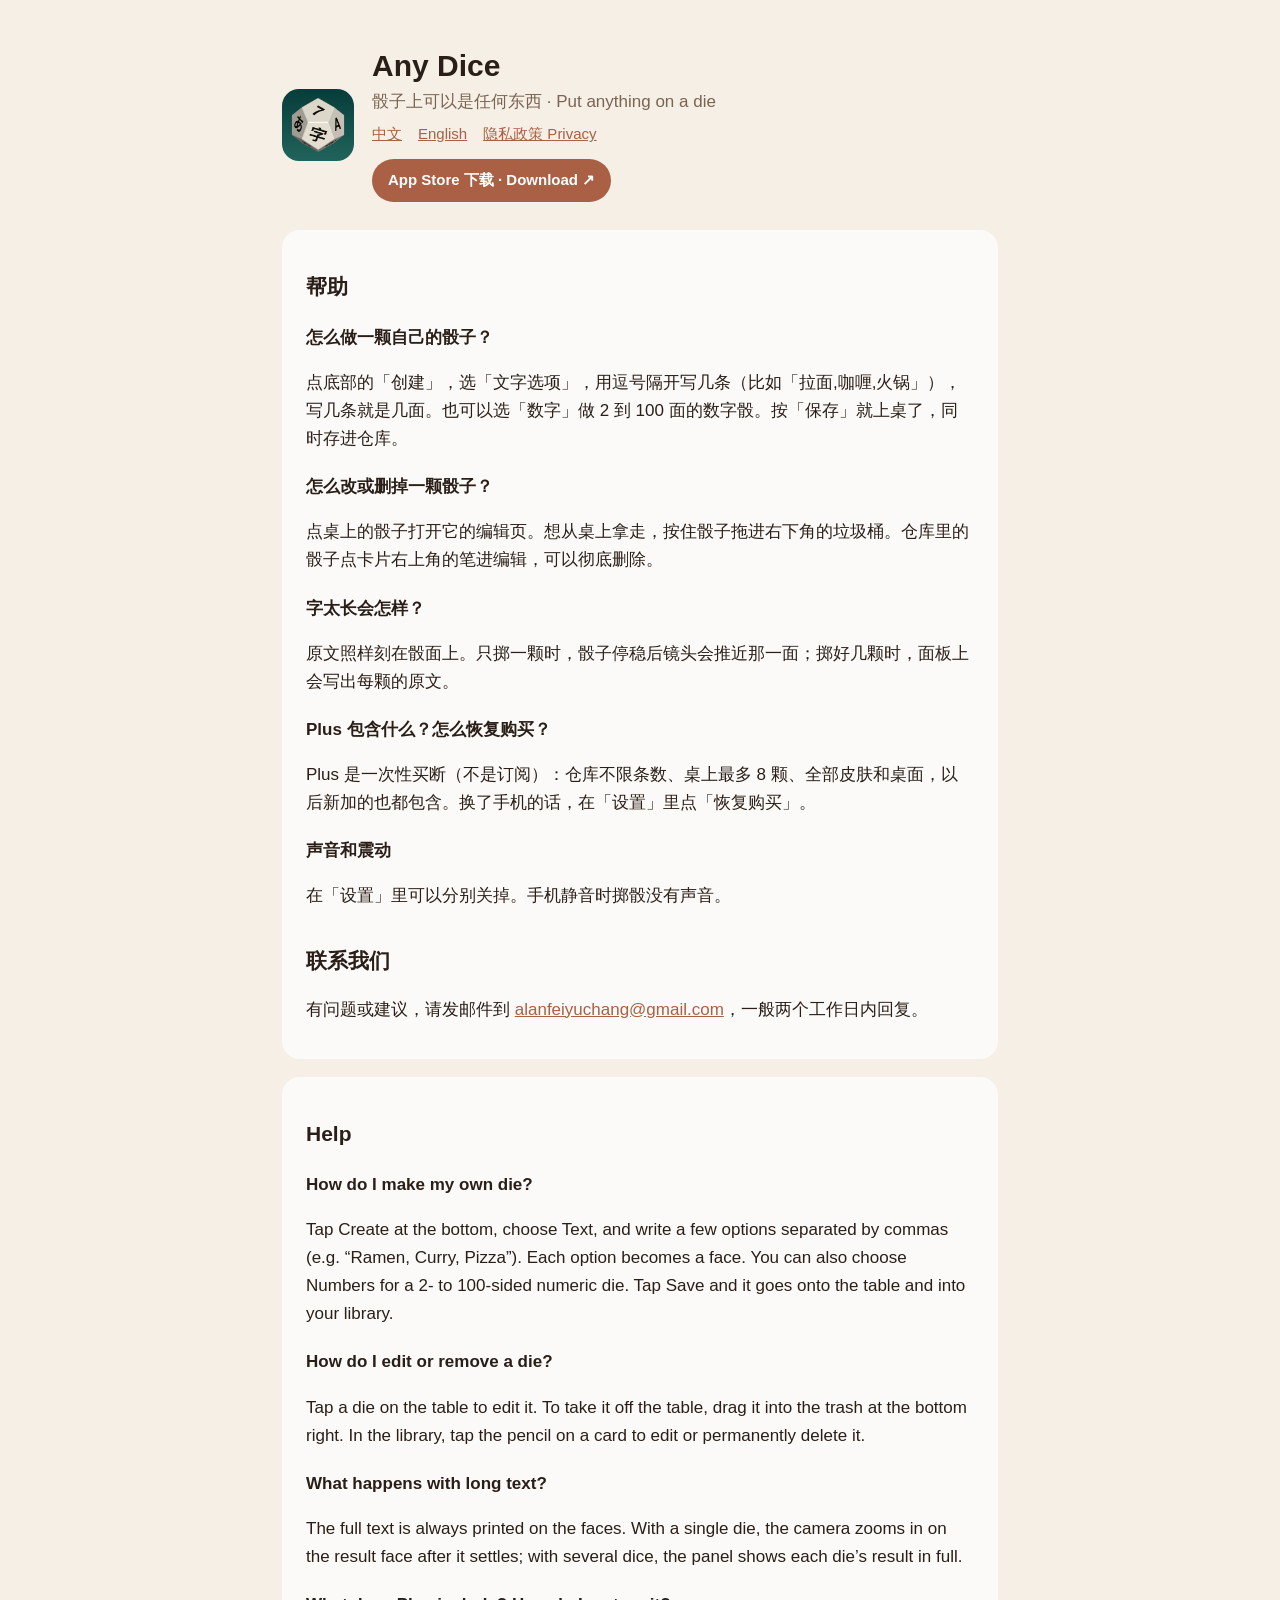
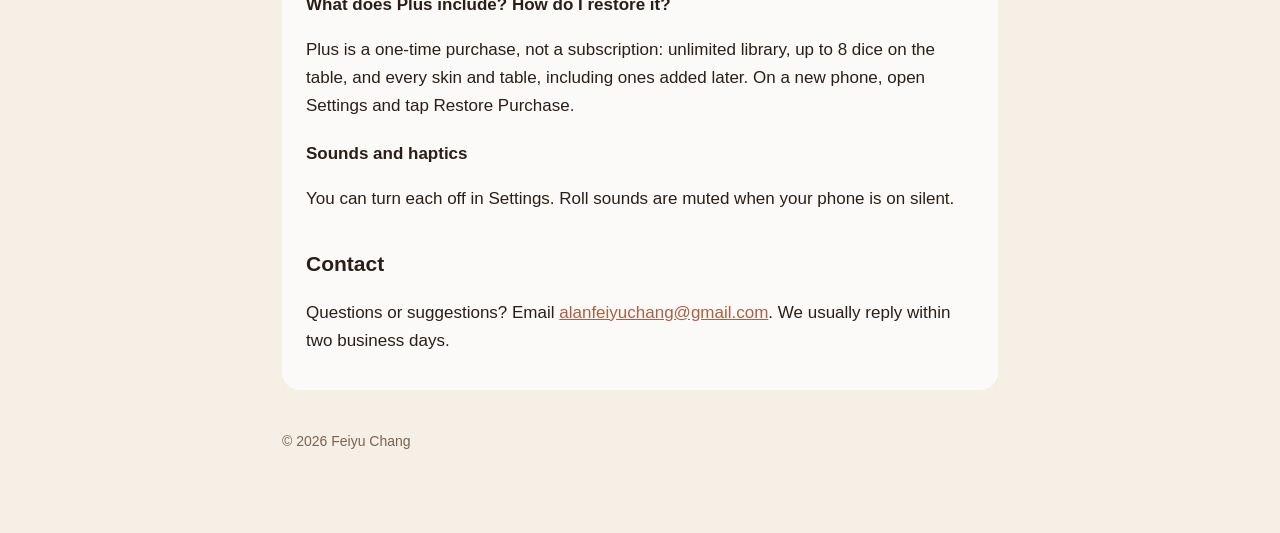
<file: index.html>
<!doctype html><html lang="zh-Hans"><head><meta charset="utf-8"><meta name="viewport" content="width=device-width,initial-scale=1"><meta name="apple-itunes-app" content="app-id=6810759010">
<title>Any Dice 支持 · Support</title><link rel="stylesheet" href="style.css"></head><body><main>
<header><img src="icon.png" alt=""><div><h1>Any Dice</h1><p class="sub">骰子上可以是任何东西 · Put anything on a die</p>
<nav><a href="#zh">中文</a><a href="#en">English</a><a href="privacy.html">隐私政策 Privacy</a></nav>
<a class="store" href="https://apps.apple.com/us/app/any-dice-generator/id6810759010" target="_blank" rel="noopener">App Store 下载 · Download ↗</a></div></header>

<section id="zh"><h2>帮助</h2>
<h3>怎么做一颗自己的骰子？</h3><p>点底部的「创建」，选「文字选项」，用逗号隔开写几条（比如「拉面,咖喱,火锅」），写几条就是几面。也可以选「数字」做 2 到 100 面的数字骰。按「保存」就上桌了，同时存进仓库。</p>
<h3>怎么改或删掉一颗骰子？</h3><p>点桌上的骰子打开它的编辑页。想从桌上拿走，按住骰子拖进右下角的垃圾桶。仓库里的骰子点卡片右上角的笔进编辑，可以彻底删除。</p>
<h3>字太长会怎样？</h3><p>原文照样刻在骰面上。只掷一颗时，骰子停稳后镜头会推近那一面；掷好几颗时，面板上会写出每颗的原文。</p>
<h3>Plus 包含什么？怎么恢复购买？</h3><p>Plus 是一次性买断（不是订阅）：仓库不限条数、桌上最多 8 颗、全部皮肤和桌面，以后新加的也都包含。换了手机的话，在「设置」里点「恢复购买」。</p>
<h3>声音和震动</h3><p>在「设置」里可以分别关掉。手机静音时掷骰没有声音。</p>
<h2>联系我们</h2><p>有问题或建议，请发邮件到 <a href="mailto:alanfeiyuchang@gmail.com?subject=Any%20Dice">alanfeiyuchang@gmail.com</a>，一般两个工作日内回复。</p></section>

<section id="en"><h2>Help</h2>
<h3>How do I make my own die?</h3><p>Tap Create at the bottom, choose Text, and write a few options separated by commas (e.g. “Ramen, Curry, Pizza”). Each option becomes a face. You can also choose Numbers for a 2- to 100-sided numeric die. Tap Save and it goes onto the table and into your library.</p>
<h3>How do I edit or remove a die?</h3><p>Tap a die on the table to edit it. To take it off the table, drag it into the trash at the bottom right. In the library, tap the pencil on a card to edit or permanently delete it.</p>
<h3>What happens with long text?</h3><p>The full text is always printed on the faces. With a single die, the camera zooms in on the result face after it settles; with several dice, the panel shows each die’s result in full.</p>
<h3>What does Plus include? How do I restore it?</h3><p>Plus is a one-time purchase, not a subscription: unlimited library, up to 8 dice on the table, and every skin and table, including ones added later. On a new phone, open Settings and tap Restore Purchase.</p>
<h3>Sounds and haptics</h3><p>You can turn each off in Settings. Roll sounds are muted when your phone is on silent.</p>
<h2>Contact</h2><p>Questions or suggestions? Email <a href="mailto:alanfeiyuchang@gmail.com?subject=Any%20Dice">alanfeiyuchang@gmail.com</a>. We usually reply within two business days.</p></section>
<footer>© 2026 Feiyu Chang</footer></main></body></html>
</file>
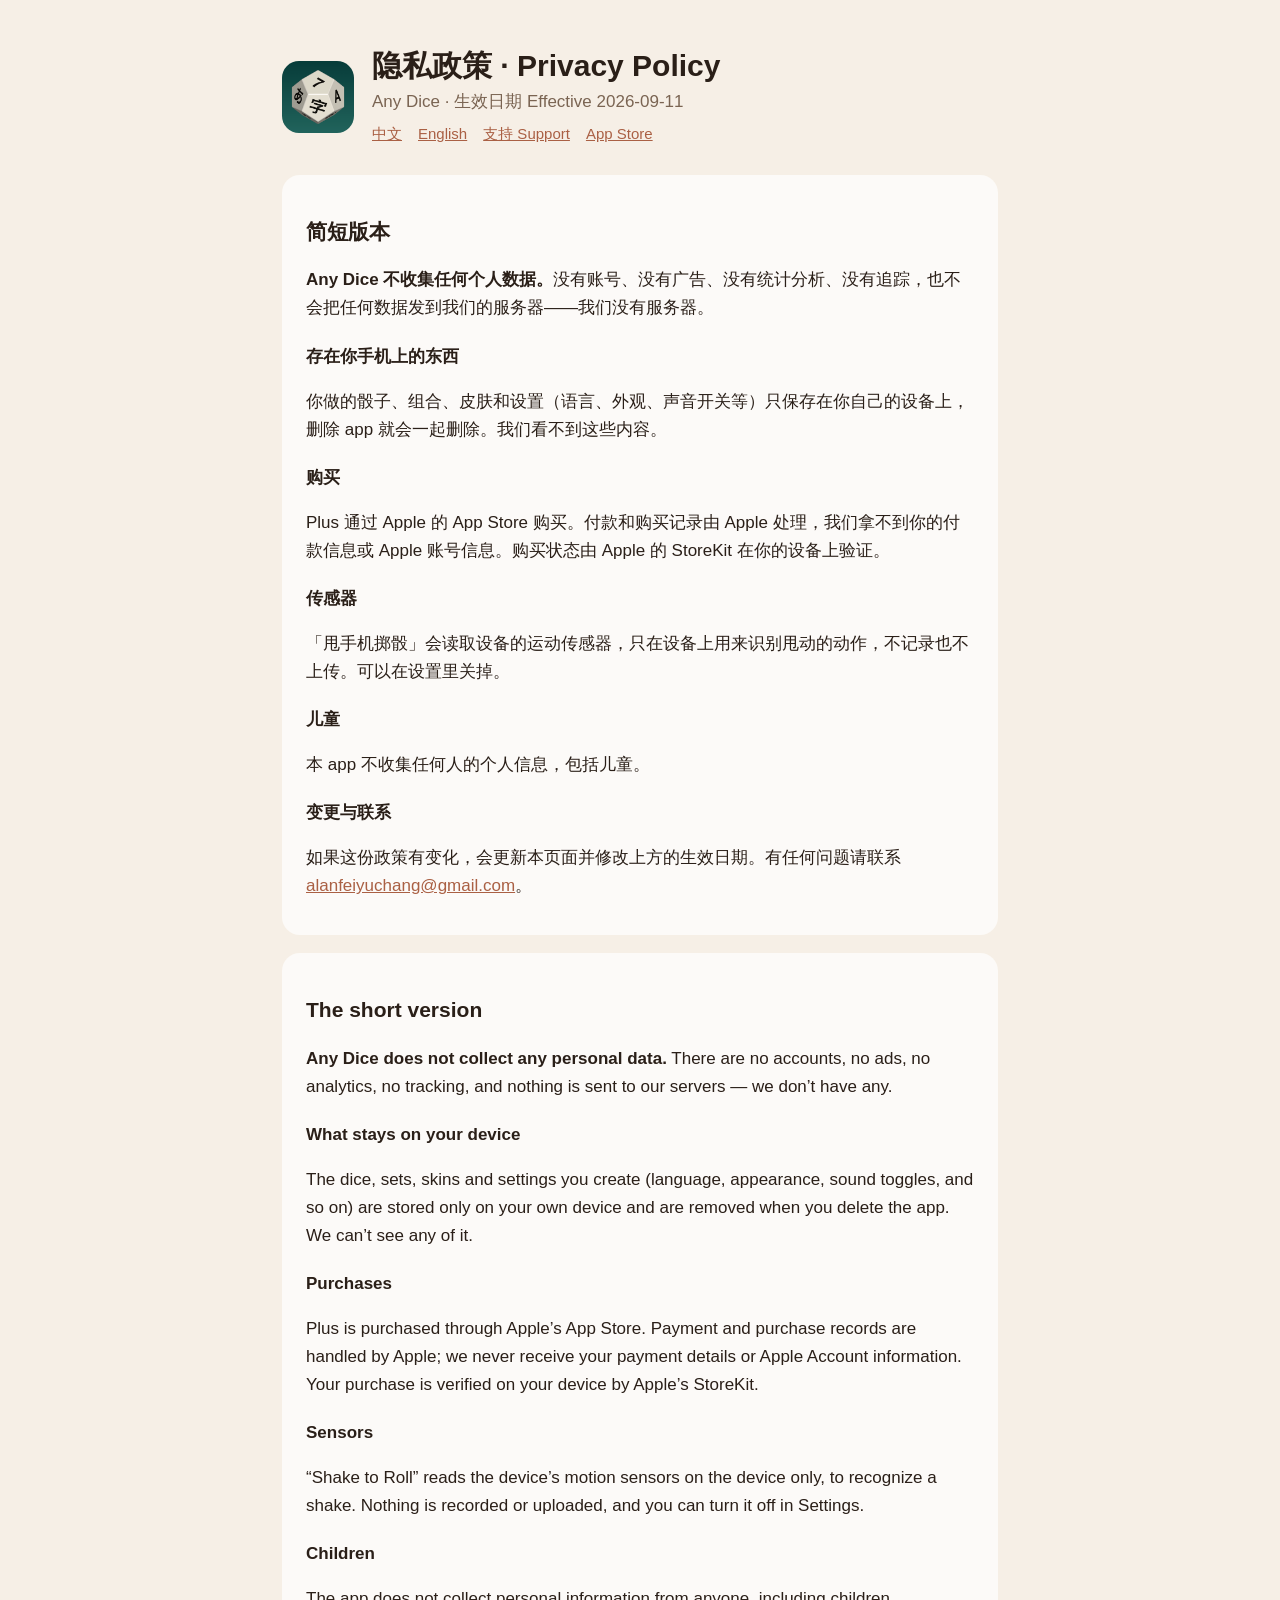
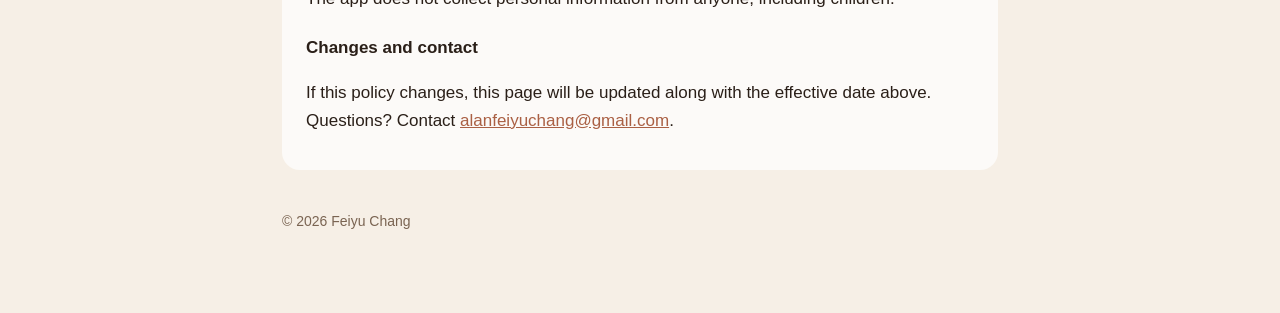
<file: privacy.html>
<!doctype html><html lang="zh-Hans"><head><meta charset="utf-8"><meta name="viewport" content="width=device-width,initial-scale=1"><meta name="apple-itunes-app" content="app-id=6810759010">
<title>Any Dice 隐私政策 · Privacy Policy</title><link rel="stylesheet" href="style.css"></head><body><main>
<header><img src="icon.png" alt=""><div><h1>隐私政策 · Privacy Policy</h1><p class="sub">Any Dice · 生效日期 Effective 2026-09-11</p>
<nav><a href="#zh">中文</a><a href="#en">English</a><a href="index.html">支持 Support</a><a href="https://apps.apple.com/us/app/any-dice-generator/id6810759010" target="_blank" rel="noopener">App Store</a></nav></div></header>

<section id="zh"><h2>简短版本</h2><p><strong>Any Dice 不收集任何个人数据。</strong>没有账号、没有广告、没有统计分析、没有追踪，也不会把任何数据发到我们的服务器——我们没有服务器。</p>
<h3>存在你手机上的东西</h3><p>你做的骰子、组合、皮肤和设置（语言、外观、声音开关等）只保存在你自己的设备上，删除 app 就会一起删除。我们看不到这些内容。</p>
<h3>购买</h3><p>Plus 通过 Apple 的 App Store 购买。付款和购买记录由 Apple 处理，我们拿不到你的付款信息或 Apple 账号信息。购买状态由 Apple 的 StoreKit 在你的设备上验证。</p>
<h3>传感器</h3><p>「甩手机掷骰」会读取设备的运动传感器，只在设备上用来识别甩动的动作，不记录也不上传。可以在设置里关掉。</p>
<h3>儿童</h3><p>本 app 不收集任何人的个人信息，包括儿童。</p>
<h3>变更与联系</h3><p>如果这份政策有变化，会更新本页面并修改上方的生效日期。有任何问题请联系 <a href="mailto:alanfeiyuchang@gmail.com">alanfeiyuchang@gmail.com</a>。</p></section>

<section id="en"><h2>The short version</h2><p><strong>Any Dice does not collect any personal data.</strong> There are no accounts, no ads, no analytics, no tracking, and nothing is sent to our servers — we don’t have any.</p>
<h3>What stays on your device</h3><p>The dice, sets, skins and settings you create (language, appearance, sound toggles, and so on) are stored only on your own device and are removed when you delete the app. We can’t see any of it.</p>
<h3>Purchases</h3><p>Plus is purchased through Apple’s App Store. Payment and purchase records are handled by Apple; we never receive your payment details or Apple Account information. Your purchase is verified on your device by Apple’s StoreKit.</p>
<h3>Sensors</h3><p>“Shake to Roll” reads the device’s motion sensors on the device only, to recognize a shake. Nothing is recorded or uploaded, and you can turn it off in Settings.</p>
<h3>Children</h3><p>The app does not collect personal information from anyone, including children.</p>
<h3>Changes and contact</h3><p>If this policy changes, this page will be updated along with the effective date above. Questions? Contact <a href="mailto:alanfeiyuchang@gmail.com">alanfeiyuchang@gmail.com</a>.</p></section>
<footer>© 2026 Feiyu Chang</footer></main></body></html>
</file>
<file: style.css>
:root{--bg:#F6EFE6;--card:#FFFFFFB8;--ink:#2A1F18;--sub:#7A6452;--accent:#AA6044}
@media (prefers-color-scheme:dark){:root{--bg:#1A1512;--card:#2A221DCC;--ink:#F3EBE2;--sub:#BFAE9F;--accent:#E89A78}}
*{box-sizing:border-box}body{margin:0;background:var(--bg);color:var(--ink);font:17px/1.65 -apple-system,"PingFang SC","Helvetica Neue",sans-serif}
main{max-width:760px;margin:0 auto;padding:48px 22px 80px}
header{display:flex;align-items:center;gap:18px;margin-bottom:28px}header img{width:72px;height:72px;border-radius:17px}
h1{font-size:30px;margin:0;line-height:1.2}h2{font-size:21px;margin:34px 0 8px}h3{font-size:17px;margin:20px 0 4px}
p,li{color:var(--ink)}.sub{color:var(--sub);margin:4px 0 0}a{color:var(--accent)}
section{background:var(--card);border-radius:18px;padding:6px 24px 18px;margin:18px 0}
nav{display:flex;flex-wrap:wrap;gap:6px 16px;font-size:15px;margin-top:6px}footer{color:var(--sub);font-size:14px;margin-top:40px}
.store{display:inline-block;margin-top:12px;padding:9px 16px;border-radius:999px;background:var(--accent);color:#fff;font-size:15px;font-weight:600;text-decoration:none;white-space:nowrap}
@media (prefers-color-scheme:dark){.store{color:#1A1512}}
</file>
